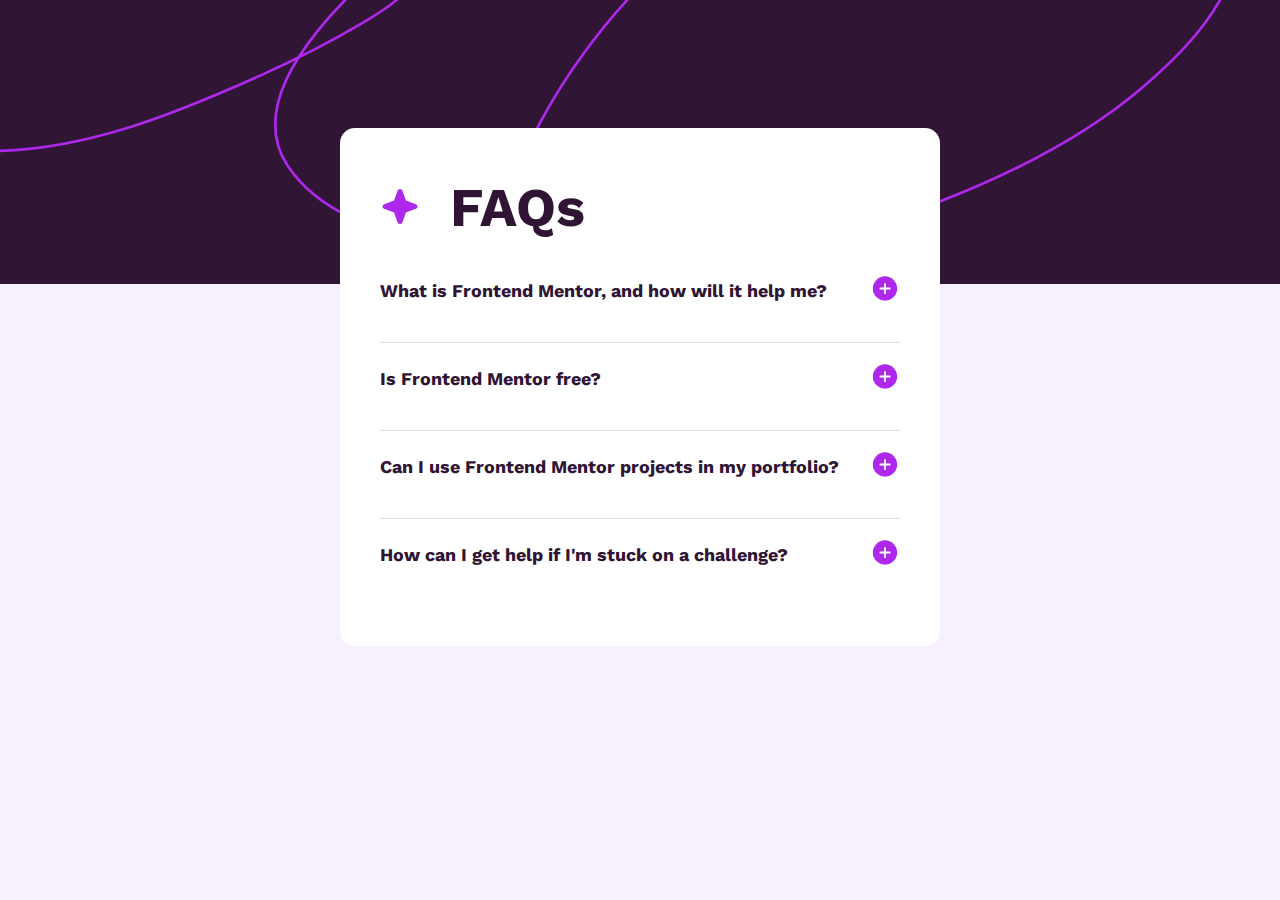
<file: index.html>
<!DOCTYPE html>
<html lang="en">
    <head>
        <meta charset="UTF-8"/>
        <meta name="viewport" content="width=device-width, initial-scale=1.0"/>
        <meta name="description" content="FAQ Accordian"/>
        <title>FAQ Accordian</title>
        <link rel="stylesheet" href="faq-accordian-css.css"/>
        <link rel="preconnect" href="https://fonts.googleapis.com">
        <link rel="preconnect" href="https://fonts.gstatic.com" crossorigin>
        <link href="https://fonts.googleapis.com/css2?family=Work+Sans:wght@400;600;700&display=swap" rel="stylesheet">
    </head>
    <body>
        <main>
            <div>
                <img id="cover-photo" src="images/background-pattern-desktop.svg" alt="Purple cover photo with swirls"/>
            </div>
            <div id="faq-container">
                <div id="header-div">
                    <img id="star-icon" src="images/icon-star.svg" alt="Purple star icon"/>
                    <h1 id="title-header">FAQs</h1>
                </div>
                <div class="questions-container">
                    <div class="question-box">
                        <p class="question">What is Frontend Mentor, and how will it help me?</p>
                        <p class="answer">Frontend Mentor offers realistic coding challenges to help developers improve their frontend coding skills with projects in HTML, CSS, and JavaScript. It's suitable for all levels and ideal for portfolio building.</p>
                    </div>
                    <div class="question-box">
                        <p class="question">Is Frontend Mentor free?</p>
                        <p class="answer">Yes, Frontend Mentor offers both free and premium coding challenges, with the free option providing access to a range of projects suitable for all skill levels.</p>
                    </div>
                    <div class="question-box">
                        <p class="question">Can I use Frontend Mentor projects in my portfolio?</p>
                        <p class="answer">Yes, you can use projects completed on Frontend Mentor in your portfolio. It's an excellent way to showcase your skills to potential employers!</p>
                    </div>
                    <div class="question-box">
                        <p class="question">How can I get help if I'm stuck on a challenge?</p>
                        <p class="answer">The best place to get help is inside Frontend Mentor's Discord community. There's a help channel where you can ask questions and seek support from other community members.</p>
                    </div>
                </div>
            </div>
        </main>
        <script src="faq-accordian-js.js"></script>
    </body>
</html>
</file>
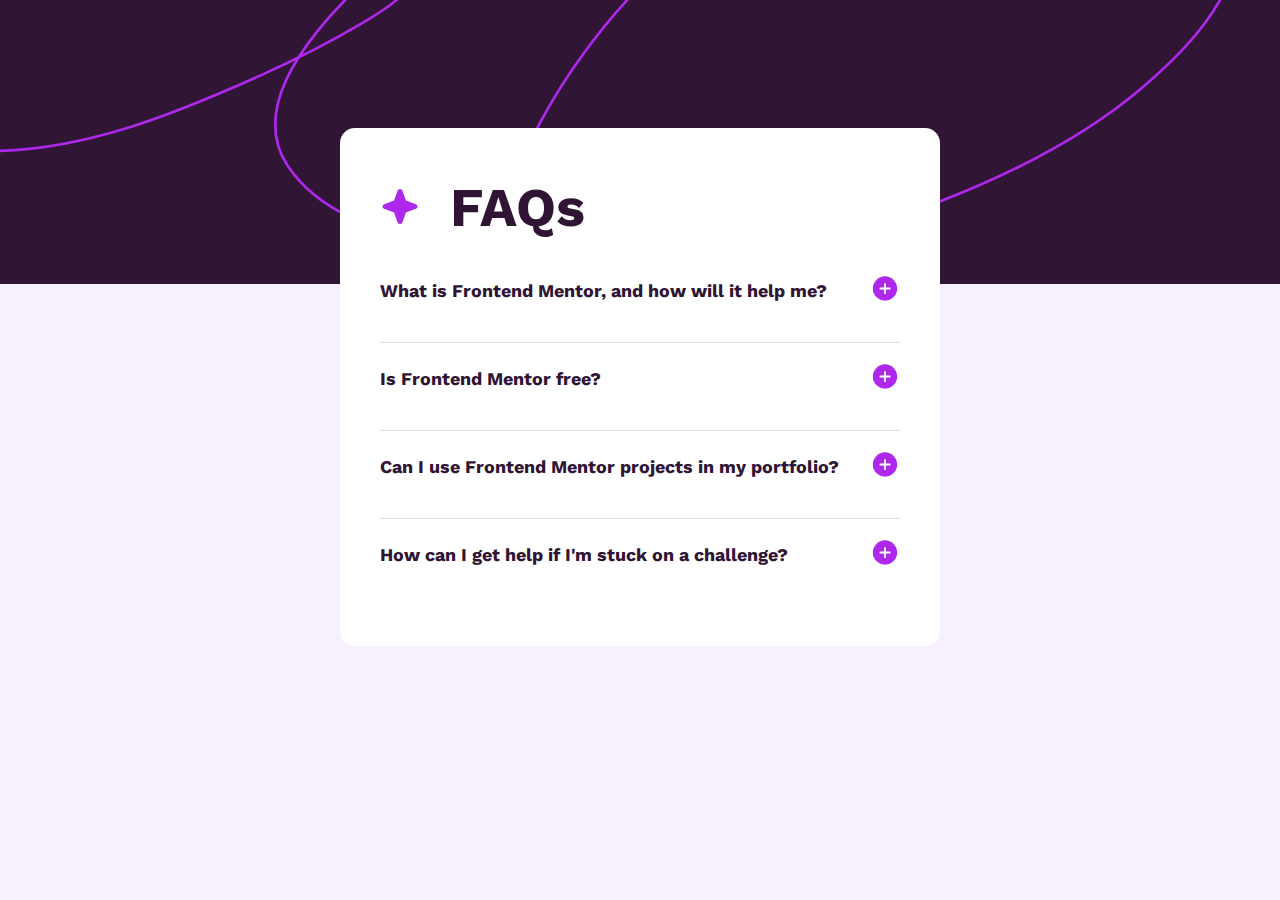
<file: faq-accordian-html.html>
<!DOCTYPE html>
<html lang="en">
    <head>
        <meta charset="UTF-8"/>
        <meta name="viewport" content="width=device-width, initial-scale=1.0"/>
        <meta name="description" content="FAQ Accordian"/>
        <title>FAQ Accordian</title>
        <link rel="stylesheet" href="faq-accordian-css.css"/>
        <link rel="preconnect" href="https://fonts.googleapis.com">
        <link rel="preconnect" href="https://fonts.gstatic.com" crossorigin>
        <link href="https://fonts.googleapis.com/css2?family=Work+Sans:wght@400;600;700&display=swap" rel="stylesheet">
    </head>
    <body>
        <main>
            <div>
                <img id="cover-photo" src="images/background-pattern-desktop.svg" alt="Purple cover photo with swirls"/>
            </div>
            <div id="faq-container">
                <div id="header-div">
                    <img id="star-icon" src="images/icon-star.svg" alt="Purple star icon"/>
                    <h1 id="title-header">FAQs</h1>
                </div>
                <div class="questions-container">
                    <div class="question-box">
                        <p class="question">What is Frontend Mentor, and how will it help me?</p>
                        <p class="answer">Frontend Mentor offers realistic coding challenges to help developers improve their frontend coding skills with projects in HTML, CSS, and JavaScript. It's suitable for all levels and ideal for portfolio building.</p>
                    </div>
                    <div class="question-box">
                        <p class="question">Is Frontend Mentor free?</p>
                        <p class="answer">Yes, Frontend Mentor offers both free and premium coding challenges, with the free option providing access to a range of projects suitable for all skill levels.</p>
                    </div>
                    <div class="question-box">
                        <p class="question">Can I use Frontend Mentor projects in my portfolio?</p>
                        <p class="answer">Yes, you can use projects completed on Frontend Mentor in your portfolio. It's an excellent way to showcase your skills to potential employers!</p>
                    </div>
                    <div class="question-box">
                        <p class="question">How can I get help if I'm stuck on a challenge?</p>
                        <p class="answer">The best place to get help is inside Frontend Mentor's Discord community. There's a help channel where you can ask questions and seek support from other community members.</p>
                    </div>
                </div>
            </div>
        </main>
        <script src="faq-accordian-js.js"></script>
    </body>
</html>
</file>
<file: faq-accordian-css.css>
* {
    box-sizing: border-box;
}


body {
    width: 100vw;
    padding: 0;
    margin: 0;
    background-color: hsl(275, 100%, 97%);
    font-family: 'Work Sans', sans-serif;
    font-size: 16px;
}

main {
    width: 100vw;
    height: 100%;
    display: flex;
    flex-direction: column;
    align-items: center;

}

#cover-photo {
    width: 100vw;
}

#faq-container {
    width: 600px;
    background-color: #fff;
    border-radius: 15px;
    margin-top: -160px;
    padding: 10px;
    color: hsl(292, 42%, 14%);
}

#header-div {
    display: flex;
    font-size: 1.7rem;
    font-weight: 700;
}

#star-icon {
    margin: 30px;
}

.questions-container {
    display: flex;
    flex-direction: column;
    margin: -20px 30px 30px 30px;

}

.question-box {
    border: none;
    background-color: #fff;
    border-bottom: 1px solid #dbdbdb;
}

.question:hover {
    color: hsl(292, 16%, 49%);
    cursor: pointer;
}

.question-box:last-of-type {
    border-bottom: none;
}

.question {
    font-weight: bold;
    font-size: 1.12rem;
    display: flex;
    align-items: center;
    justify-content: space-between;
    
}

.question:after {
    content: url(images/icon-plus.svg);
    display: flex;
}

.questions-container .answer {
    max-height: 0;
    overflow: hidden;
    transition: max-height .5s ease-in-out;
}



.questions-container .question-box.active .answer {
    max-height: 80px;
    transition: max-height .5s ease-in-out;
}

.question-box.active .question::after {
    content: url(images/icon-minus.svg);
    display: flex;
}

@media screen and (max-width: 1000px) {
    #faq-container {
        position: fixed;
        width: 450px;
        margin-top: 80px;
    }
}

@media screen and (max-width: 650px) {
    #faq-container {
    position: fixed;
     width: 375px;
     margin-top: 80px;
    };

 }
</file>
